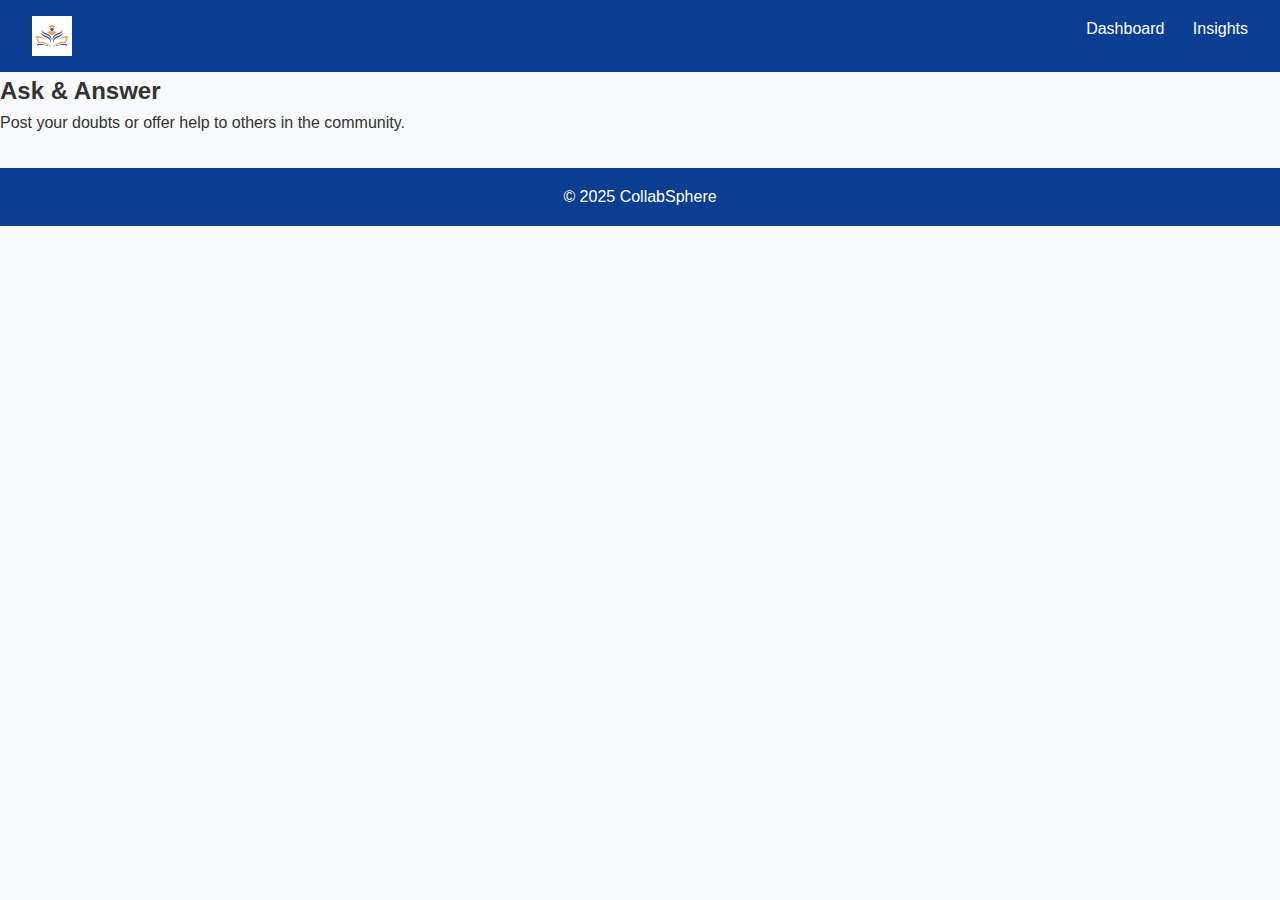
<file: assistance.html>
<!DOCTYPE html>
<html lang="en">
<head>
  <meta charset="UTF-8">
  <title>Peer Assistance | CollabSphere</title>
  <link rel="stylesheet" href="assets/css/style.css">
</head>
<body>
  <header>
    <img src="assets/images/logo.png" class="logo" alt="CollabSphere Logo">
    <nav>
      <a href="dashboard.html">Dashboard</a>
      <a href="insights.html">Insights</a>
    </nav>
  </header>

  <main>
    <h2>Ask & Answer</h2>
    <p>Post your doubts or offer help to others in the community.</p>
    <!-- Forum structure -->
  </main>

  <footer>
    <p>&copy; 2025 CollabSphere</p>
  </footer>
</body>
</html>
</file>
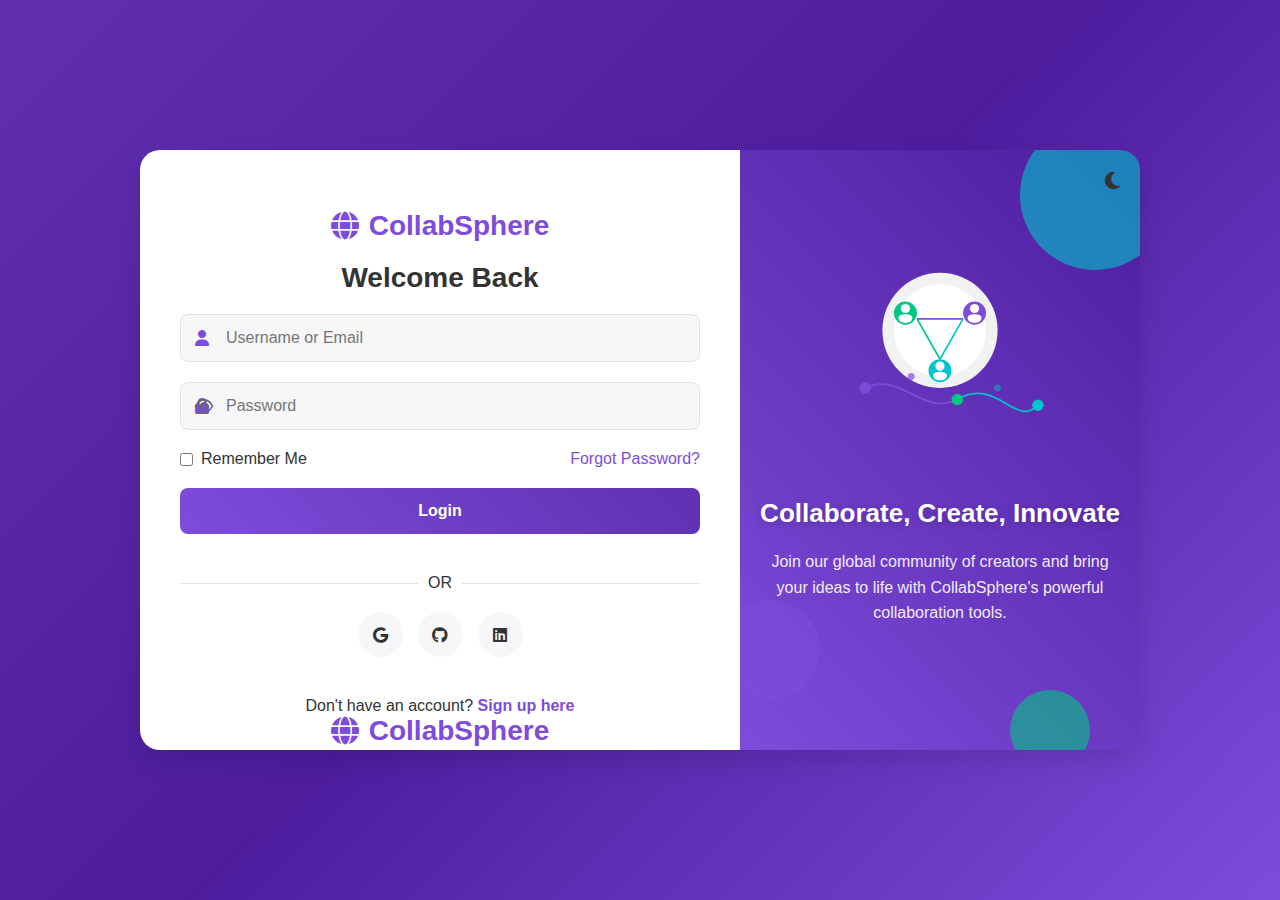
<file: login.html>
<!DOCTYPE html>
<html lang="en">
<head>
  <meta charset="UTF-8">
  <meta name="viewport" content="width=device-width, initial-scale=1.0">
  <title>CollabSphere - Login & Registration</title>
  <link rel="stylesheet" href="https://cdnjs.cloudflare.com/ajax/libs/font-awesome/6.4.0/css/all.min.css">
  <style>
    header nav a {
  color: white;
  margin-right: 1rem;
  text-decoration: none;
}

header nav a:hover {
  text-decoration: underline;
}
    :root {
      --primary-color: #7d4cdb;
      --secondary-color: #6030b1;
      --accent-color: #00c4cc;
      --success-color: #00C781;
      --error-color: #FF4040;
      --light-color: #f8f9ff;
      --dark-color: #1a1d2d;
      --text-color: #333;
      --text-light: #f5f7fa;
      --card-bg: #ffffff;
      --card-shadow: 0 10px 25px rgba(0, 0, 0, 0.12);
      --input-bg: #f7f7f9;
      --input-border: #e0e0e6;
    }

    .dark-mode {
      --primary-color: #9060ff;
      --secondary-color: #7550cc;
      --accent-color: #00e8f0;
      --text-color: #f5f7fa;
      --text-light: #f5f7fa;
      --card-bg: #1a1d2d;
      --card-shadow: 0 10px 25px rgba(0, 0, 0, 0.3);
      --input-bg: #252a3d;
      --input-border: #38405e;
      --light-color: #1a1d2d;
      --dark-color: #f5f7fa;
    }

    @keyframes float {
      0% {
        transform: translateY(0px);
      }
      50% {
        transform: translateY(-15px);
      }
      100% {
        transform: translateY(0px);
      }
    }

    @keyframes pulse {
      0% {
        transform: scale(1);
      }
      50% {
        transform: scale(1.05);
      }
      100% {
        transform: scale(1);
      }
    }

    @keyframes fadeIn {
      from {
        opacity: 0;
        transform: translateY(20px);
      }
      to {
        opacity: 1;
        transform: translateY(0);
      }
    }

    @keyframes spin {
      from {
        transform: rotate(0deg);
      }
      to {
        transform: rotate(360deg);
      }
    }

    * {
      margin: 0;
      padding: 0;
      box-sizing: border-box;
      font-family: 'Segoe UI', Tahoma, Geneva, Verdana, sans-serif;
    }

    body {
      min-height: 100vh;
      display: flex;
      justify-content: center;
      align-items: center;
      background: linear-gradient(135deg, #6030b1 0%, #4d1d9e 50%, #7d4cdb 100%);
      transition: all 0.3s ease;
      padding: 20px;
    }

    .container {
      width: 100%;
      max-width: 1000px;
      display: flex;
      flex-direction: row;
      height: 600px;
      position: relative;
      overflow: hidden;
      border-radius: 20px;
      box-shadow: var(--card-shadow);
      animation: fadeIn 0.8s ease-out;
    }

    .form-container {
      width: 60%;
      padding: 40px;
      background-color: var(--card-bg);
      display: flex;
      flex-direction: column;
      transition: all 0.3s ease;
      position: relative;
      overflow-y: auto;
    }

    .image-container {
      width: 40%;
      background: linear-gradient(45deg, #7d4cdb, #4d1d9e);
      display: flex;
      flex-direction: column;
      justify-content: center;
      align-items: center;
      padding: 20px;
      color: white;
      position: relative;
      overflow: hidden;
    }

    .image-container .shapes {
      position: absolute;
      width: 100%;
      height: 100%;
      top: 0;
      left: 0;
      z-index: 0;
    }

    .image-container .shape {
      position: absolute;
      border-radius: 50%;
      animation: float 6s ease-in-out infinite;
    }

    .image-container .shape:nth-child(1) {
      width: 150px;
      height: 150px;
      background: rgba(0, 196, 204, 0.6);
      top: -30px;
      right: -30px;
      animation-delay: 0s;
    }

    .image-container .shape:nth-child(2) {
      width: 100px;
      height: 100px;
      background: rgba(125, 76, 219, 0.6);
      bottom: 50px;
      left: -20px;
      animation-delay: 1s;
    }

    .image-container .shape:nth-child(3) {
      width: 80px;
      height: 80px;
      background: rgba(0, 199, 129, 0.6);
      bottom: -20px;
      right: 50px;
      animation-delay: 2s;
    }

    .logo {
      font-size: 28px;
      font-weight: 700;
      color: var(--primary-color);
      margin-bottom: 20px;
      text-align: center;
      display: flex;
      align-items: center;
      justify-content: center;
    }

    .logo i {
      margin-right: 10px;
      animation: spin 15s linear infinite;
    }

    h1 {
      font-size: 28px;
      margin-bottom: 20px;
      text-align: center;
      color: var(--text-color);
    }

    .input-group {
      position: relative;
      margin-bottom: 20px;
    }

    .input-group input, .input-group select {
      width: 100%;
      padding: 14px 15px 14px 45px;
      border: 1px solid var(--input-border);
      border-radius: 8px;
      background-color: var(--input-bg);
      color: var(--text-color);
      font-size: 16px;
      transition: all 0.3s ease;
    }

    .input-group input:focus, .input-group select:focus {
      outline: none;
      border-color: var(--primary-color);
      box-shadow: 0 0 0 3px rgba(125, 76, 219, 0.2);
    }

    .input-group i {
      position: absolute;
      left: 15px;
      top: 50%;
      transform: translateY(-50%);
      color: var(--primary-color);
    }

    .input-group .toggle-password {
      position: absolute;
      right: 15px;
      top: 50%;
      transform: translateY(-50%);
      cursor: pointer;
      color: #666;
    }

    .checkbox-group {
      display: flex;
      justify-content: space-between;
      align-items: center;
      margin-bottom: 20px;
      color: var(--text-color);
    }

    .checkbox-container {
      display: flex;
      align-items: center;
    }

    .checkbox-container input {
      margin-right: 8px;
    }

    .forgot-password {
      color: var(--primary-color);
      text-decoration: none;
      font-weight: 500;
    }

    .forgot-password:hover {
      text-decoration: underline;
    }

    .btn {
      width: 100%;
      background: linear-gradient(45deg, var(--primary-color), var(--secondary-color));
      color: white;
      border: none;
      padding: 14px;
      border-radius: 8px;
      font-size: 16px;
      font-weight: 600;
      cursor: pointer;
      transition: all 0.3s ease;
      margin-bottom: 20px;
      position: relative;
      overflow: hidden;
    }

    .btn:hover {
      transform: translateY(-3px);
      box-shadow: 0 7px 14px rgba(0, 0, 0, 0.15);
    }

    .btn:before {
      content: '';
      position: absolute;
      top: 0;
      left: -100%;
      width: 100%;
      height: 100%;
      background: linear-gradient(
        90deg,
        transparent,
        rgba(255, 255, 255, 0.2),
        transparent
      );
      transition: 0.5s;
    }

    .btn:hover:before {
      left: 100%;
    }

    .btn:disabled {
      background: #ccc;
      cursor: not-allowed;
      transform: none;
    }

    .divider {
      display: flex;
      align-items: center;
      margin: 20px 0;
      color: var(--text-color);
    }

    .divider::before, .divider::after {
      content: '';
      flex: 1;
      border-bottom: 1px solid var(--input-border);
    }

    .divider span {
      padding: 0 10px;
    }

    .social-login {
      display: flex;
      justify-content: center;
      gap: 15px;
      margin-bottom: 20px;
    }

    .social-icon {
      width: 45px;
      height: 45px;
      border-radius: 50%;
      display: flex;
      justify-content: center;
      align-items: center;
      background-color: var(--input-bg);
      color: var(--text-color);
      cursor: pointer;
      transition: all 0.3s ease;
    }

    .social-icon:hover {
      background-color: var(--primary-color);
      color: white;
      transform: translateY(-3px);
    }

    .redirect-text {
      text-align: center;
      color: var(--text-color);
      margin-top: auto;
      padding-top: 20px;
    }

    .redirect-text a {
      color: var(--primary-color);
      font-weight: 600;
      text-decoration: none;
      cursor: pointer;
    }

    .redirect-text a:hover {
      text-decoration: underline;
    }

    .password-match {
      font-size: 14px;
      margin-top: 5px;
      display: none;
    }

    .password-match.success {
      color: var(--success-color);
      display: block;
    }

    .password-match.error {
      color: var(--error-color);
      display: block;
    }

    #registerForm, #loginForm {
      display: flex;
      flex-direction: column;
      height: 100%;
      animation: fadeIn 0.5s ease-out;
    }

    .theme-toggle {
      position: absolute;
      top: 20px;
      right: 20px;
      background: none;
      border: none;
      font-size: 20px;
      color: var(--text-color);
      cursor: pointer;
      z-index: 10;
      transition: transform 0.3s ease;
    }

    .theme-toggle:hover {
      transform: rotate(30deg);
    }

    .image-content {
      z-index: 1;
      text-align: center;
      animation: fadeIn 1s ease-out;
    }

    .image-content h2 {
      margin-bottom: 20px;
      font-size: 26px;
      text-shadow: 0 2px 10px rgba(0, 0, 0, 0.2);
    }

    .image-content p {
      margin-bottom: 30px;
      opacity: 0.9;
      font-size: 16px;
      line-height: 1.6;
    }

    .hidden {
      display: none;
    }

    .tab-buttons {
      display: flex;
      justify-content: center;
      margin-bottom: 20px;
      border-radius: 8px;
      overflow: hidden;
      background-color: var(--input-bg);
    }

    .tab-btn {
      background: none;
      border: none;
      padding: 12px 20px;
      font-size: 16px;
      font-weight: 600;
      color: var(--text-color);
      cursor: pointer;
      transition: all 0.3s ease;
      flex: 1;
      text-align: center;
    }

    .tab-btn.active {
      background-color: var(--primary-color);
      color: white;
    }

    .illustration {
      max-width: 80%;
      margin-bottom: 20px;
      animation: float 5s ease-in-out infinite;
    }

    /* Responsive styles */
    @media (max-width: 768px) {
      .container {
        flex-direction: column;
        height: auto;
      }

      .form-container {
        width: 100%;
        order: 2;
      }

      .image-container {
        width: 100%;
        order: 1;
        padding: 30px 20px;
      }
      
      .illustration {
        max-width: 40%;
      }
    }

    /* Animation for form fields */
    .input-group {
      animation: fadeIn 0.5s ease-out;
      animation-fill-mode: both;
    }
    
    .input-group:nth-child(1) { animation-delay: 0.1s; }
    .input-group:nth-child(2) { animation-delay: 0.2s; }
    .input-group:nth-child(3) { animation-delay: 0.3s; }
    .input-group:nth-child(4) { animation-delay: 0.4s; }
    .input-group:nth-child(5) { animation-delay: 0.5s; }
    .input-group:nth-child(6) { animation-delay: 0.6s; }
  </style>
</head>
<body>
  <div class="container">
    <button class="theme-toggle" id="themeToggle">
      <i class="fas fa-moon"></i>
    </button>

    <div class="form-container">
      <div class="tab-buttons">
        <button class="tab-btn" id="loginTab">Login</button>
        <button class="tab-btn active" id="registerTab">Register</button>
      </div>

      <!-- Login Form -->
      <form id="loginForm" class="hidden">
        <div class="logo">
          <i class="fas fa-globe"></i>CollabSphere
        </div>
        <h1>Welcome Back</h1>

        <div class="input-group">
          <i class="fas fa-user"></i>
          <input type="text" id="loginUsername" placeholder="Username or Email" required>
        </div>

        <div class="input-group">
          <i class="fas fa-lock"></i>
          <input type="password" id="loginPassword" placeholder="Password" required>
          <i class="far fa-eye toggle-password" data-target="loginPassword"></i>
        </div>

        <div class="checkbox-group">
          <div class="checkbox-container">
            <input type="checkbox" id="rememberMe">
            <label for="rememberMe">Remember Me</label>
          </div>
          <a href="#" class="forgot-password">Forgot Password?</a>
        </div>

        <button type="submit" class="btn">Login</button>

        <div class="divider">
          <span>OR</span>
        </div>

        <div class="social-login">
          <div class="social-icon">
            <i class="fab fa-google"></i>
          </div>
          <div class="social-icon">
            <i class="fab fa-github"></i>
          </div>
          <div class="social-icon">
            <i class="fab fa-linkedin"></i>
          </div>
        </div>

        <div class="redirect-text">
          Don't have an account? <a id="showRegister">Sign up here</a>
        </div>
      </form>

      <!-- Register Form -->
      <form id="registerForm">
        <div class="logo">
          <i class="fas fa-globe"></i>CollabSphere
        </div>
        <h1>Create Your Account</h1>

        <div class="input-group">
          <i class="fas fa-user"></i>
          <input type="text" id="fullName" placeholder="Full Name" required>
        </div>

        <div class="input-group">
          <i class="fas fa-at"></i>
          <input type="text" id="username" placeholder="Username" required>
        </div>

        <div class="input-group">
          <i class="fas fa-envelope"></i>
          <input type="email" id="email" placeholder="Email Address" required>
        </div>

        <div class="input-group">
          <i class="fas fa-lock"></i>
          <input type="password" id="password" placeholder="Password" required>
          <i class="far fa-eye toggle-password" data-target="password"></i>
        </div>
        
        <div class="input-group">
          <i class="fas fa-lock"></i>
          <input type="password" id="confirmPassword" placeholder="Confirm Password" required>
          <i class="far fa-eye toggle-password" data-target="confirmPassword"></i>
          <div id="passwordMatch" class="password-match"></div>
        </div>

        <div class="input-group">
          <i class="fas fa-briefcase"></i>
          <select id="role" required>
            <option value="" disabled selected>What brings you to CollabSphere?</option>
            <option value="developer">Developer</option>
            <option value="designer">Designer</option>
            <option value="project-manager">Project Manager</option>
            <option value="student">Student</option>
            <option value="innovator">Innovator</option>
            <option value="other">Other</option>
          </select>
        </div>

        <div class="checkbox-container" style="margin-bottom: 20px;">
          <input type="checkbox" id="termsAgree" required>
          <label for="termsAgree">I agree to the <a href="#" style="color: var(--primary-color);">Terms & Conditions</a></label>
        </div>

        <button type="submit" class="btn" id="registerBtn" disabled>Register</button>

        <div class="redirect-text">
          Already have an account? <a id="showLogin">Login</a>
        </div>
      </form>
    </div>

    <div class="image-container">
      <div class="shapes">
        <div class="shape"></div>
        <div class="shape"></div>
        <div class="shape"></div>
      </div>
      <div class="image-content">
        <svg class="illustration" viewBox="0 0 500 400" xmlns="http://www.w3.org/2000/svg">
          <!-- Team collaboration illustration -->
          <circle cx="250" cy="150" r="100" fill="#f2f2f2" />
          <circle cx="250" cy="150" r="80" fill="#ffffff" />
          
          <!-- People icons in a circle -->
          <g transform="translate(250, 150)">
            <!-- Person 1 -->
            <g transform="translate(-60, -30)">
              <circle cx="0" cy="0" r="20" fill="#00C781" />
              <circle cx="0" cy="-8" r="8" fill="white" />
              <path d="M-12,8 C-12,0 12,0 12,8 C12,20 -12,20 -12,8" fill="white" />
            </g>
            
            <!-- Person 2 -->
            <g transform="translate(60, -30)">
              <circle cx="0" cy="0" r="20" fill="#7D4CDB" />
              <circle cx="0" cy="-8" r="8" fill="white" />
              <path d="M-12,8 C-12,0 12,0 12,8 C12,20 -12,20 -12,8" fill="white" />
            </g>
            
            <!-- Person 3 -->
            <g transform="translate(0, 70)">
              <circle cx="0" cy="0" r="20" fill="#00C4CC" />
              <circle cx="0" cy="-8" r="8" fill="white" />
              <path d="M-12,8 C-12,0 12,0 12,8 C12,20 -12,20 -12,8" fill="white" />
            </g>
            
            <!-- Connection lines -->
            <line x1="-40" y1="-20" x2="40" y2="-20" stroke="#7D4CDB" stroke-width="3" />
            <line x1="-40" y1="-20" x2="0" y2="50" stroke="#00C781" stroke-width="3" />
            <line x1="40" y1="-20" x2="0" y2="50" stroke="#00C4CC" stroke-width="3" />
          </g>
          
          <!-- Abstract connection paths -->
          <path d="M120,250 C180,220 220,300 280,270" stroke="#7D4CDB" stroke-width="3" fill="none" />
          <path d="M280,270 C350,230 380,320 420,280" stroke="#00C4CC" stroke-width="3" fill="none" />
          
          <!-- Nodes -->
          <circle cx="120" cy="250" r="10" fill="#7D4CDB" />
          <circle cx="280" cy="270" r="10" fill="#00C781" />
          <circle cx="420" cy="280" r="10" fill="#00C4CC" />

          <!-- Animated pulses -->
          <circle cx="200" cy="230" r="6" fill="#7D4CDB">
            <animate attributeName="opacity" values="0;1;0" dur="2s" repeatCount="indefinite" />
          </circle>
          <circle cx="350" cy="250" r="6" fill="#00C4CC">
            <animate attributeName="opacity" values="0;1;0" dur="3s" repeatCount="indefinite" />
          </circle>
        </svg>
        <h2>Collaborate, Create, Innovate</h2>
        <p>Join our global community of creators and bring your ideas to life with CollabSphere's powerful collaboration tools.</p>
      </div>
    </div>
  </div>

  <script>
    // Initial setup - show registration form by default
    document.getElementById('loginForm').classList.add('hidden');
    document.getElementById('registerForm').classList.remove('hidden');
    document.getElementById('loginTab').classList.remove('active');
    document.getElementById('registerTab').classList.add('active');

    // Tab navigation
    document.getElementById('loginTab').addEventListener('click', function() {
      document.getElementById('registerForm').classList.add('hidden');
      document.getElementById('loginForm').classList.remove('hidden');
      document.getElementById('registerTab').classList.remove('active');
      document.getElementById('loginTab').classList.add('active');
    });

    document.getElementById('registerTab').addEventListener('click', function() {
      document.getElementById('loginForm').classList.add('hidden');
      document.getElementById('registerForm').classList.remove('hidden');
      document.getElementById('loginTab').classList.remove('active');
      document.getElementById('registerTab').classList.add('active');
    });

    // Toggle between login and register forms
    document.getElementById('showRegister').addEventListener('click', function() {
      document.getElementById('loginForm').classList.add('hidden');
      document.getElementById('registerForm').classList.remove('hidden');
      document.getElementById('loginTab').classList.remove('active');
      document.getElementById('registerTab').classList.add('active');
    });

    document.getElementById('showLogin').addEventListener('click', function() {
      document.getElementById('registerForm').classList.add('hidden');
      document.getElementById('loginForm').classList.remove('hidden');
      document.getElementById('registerTab').classList.add('active');
      document.getElementById('loginTab').classList.remove('active');
    });

    // Toggle password visibility
    document.querySelectorAll('.toggle-password').forEach(icon => {
      icon.addEventListener('click', function() {
        const targetId = this.getAttribute('data-target');
        const passwordInput = document.getElementById(targetId);
        
        if (passwordInput.type === 'password') {
          passwordInput.type = 'text';
          this.classList.remove('fa-eye');
          this.classList.add('fa-eye-slash');
        } else {
          passwordInput.type = 'password';
          this.classList.remove('fa-eye-slash');
          this.classList.add('fa-eye');
        }
      });
    });

    // Dark mode toggle
    const themeToggleBtn = document.getElementById('themeToggle');
    const themeToggleIcon = themeToggleBtn.querySelector('i');

    themeToggleBtn.addEventListener('click', function() {
      document.body.classList.toggle('dark-mode');
      
      if (document.body.classList.contains('dark-mode')) {
        themeToggleIcon.classList.remove('fa-moon');
        themeToggleIcon.classList.add('fa-sun');
      } else {
        themeToggleIcon.classList.remove('fa-sun');
        themeToggleIcon.classList.add('fa-moon');
      }
    });

    // Password match validation
    const password = document.getElementById('password');
    const confirmPassword = document.getElementById('confirmPassword');
    const passwordMatch = document.getElementById('passwordMatch');
    const registerBtn = document.getElementById('registerBtn');
    const termsAgree = document.getElementById('termsAgree');

    function checkPasswordMatch() {
      if (confirmPassword.value === '') {
        passwordMatch.classList.remove('success', 'error');
        passwordMatch.style.display = 'none';
      } else if (password.value === confirmPassword.value) {
        passwordMatch.textContent = '✅ Passwords match';
        passwordMatch.classList.add('success');
        passwordMatch.classList.remove('error');
      } else {
        passwordMatch.textContent = '❌ Passwords do not match';
        passwordMatch.classList.add('error');
        passwordMatch.classList.remove('success');
      }
      validateRegisterForm();
    }

    function validateRegisterForm() {
      const fullName = document.getElementById('fullName').value;
      const username = document.getElementById('username').value;
      const email = document.getElementById('email').value;
      const passwordsMatch = password.value === confirmPassword.value && password.value !== '';
      const termsChecked = termsAgree.checked;
      
      registerBtn.disabled = !(fullName && username && email && passwordsMatch && termsChecked);
    }

    password.addEventListener('input', checkPasswordMatch);
    confirmPassword.addEventListener('input', checkPasswordMatch);
    termsAgree.addEventListener('change', validateRegisterForm);

    // Form input validation
    document.querySelectorAll('#registerForm input, #registerForm select').forEach(input => {
      input.addEventListener('input', validateRegisterForm);
    });

    // Form submission (prevent default as this is frontend only)
    document.getElementById('loginForm').addEventListener('submit', function(e) {
      e.preventDefault();
      alert('Login form submitted! (This is a frontend demo only)');
    });

    document.getElementById('registerForm').addEventListener('submit', function(e) {
      e.preventDefault();
      alert('Registration successful! (This is a frontend demo only)');
    });
  </script>
</body>
</html>
</file>
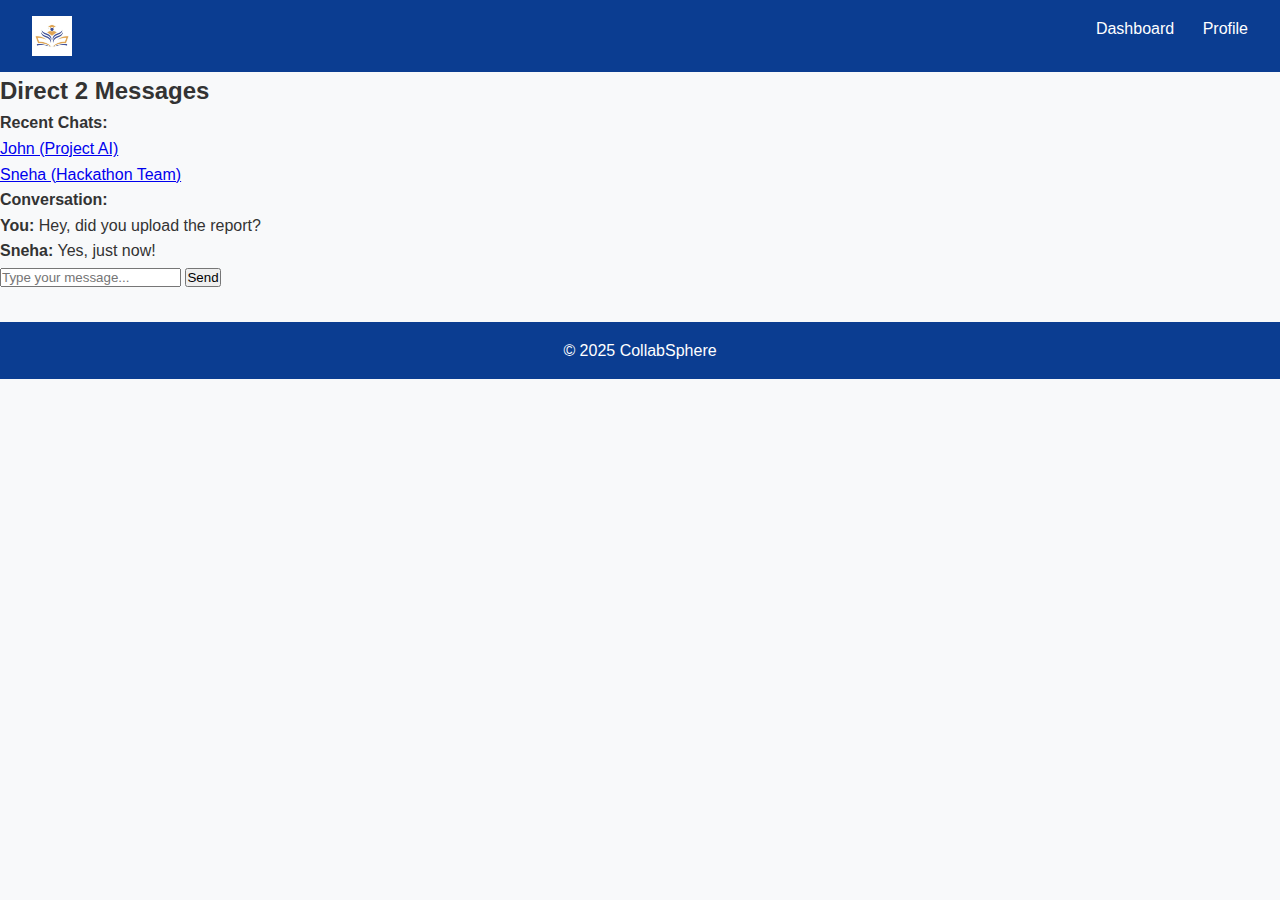
<file: messages.html>
<!DOCTYPE html>
<html lang="en">
<head>
  <meta charset="UTF-8">
  <title>Messages | CollabSphere</title>
  <link rel="stylesheet" href="assets/css/style.css">
</head>
<body>
  <header>
    <img src="assets/images/logo.png" class="logo" alt="CollabSphere Logo">
    <nav>
      <a href="dashboard.html">Dashboard</a>
      <a href="profile.html">Profile</a>
    </nav>
  </header>

  <main>
    <h2>Direct 2 Messages</h2>
    <section class="chat-list">
      <p><strong>Recent Chats:</strong></p>
      <!-- List of contacts -->
      <ul>
        <li><a href="#">John (Project AI)</a></li>
        <li><a href="#">Sneha (Hackathon Team)</a></li>
      </ul>
    </section>

    <section class="chat-box">
      <p><strong>Conversation:</strong></p>
      <!-- Messages area -->
      <div class="messages">
        <p><strong>You:</strong> Hey, did you upload the report?</p>
        <p><strong>Sneha:</strong> Yes, just now!</p>
      </div>
      <form>
        <input type="text" placeholder="Type your message...">
        <button type="submit">Send</button>
      </form>
    </section>
  </main>

  <footer>
    <p>&copy; 2025 CollabSphere</p>
  </footer>
</body>
</html>
</file>
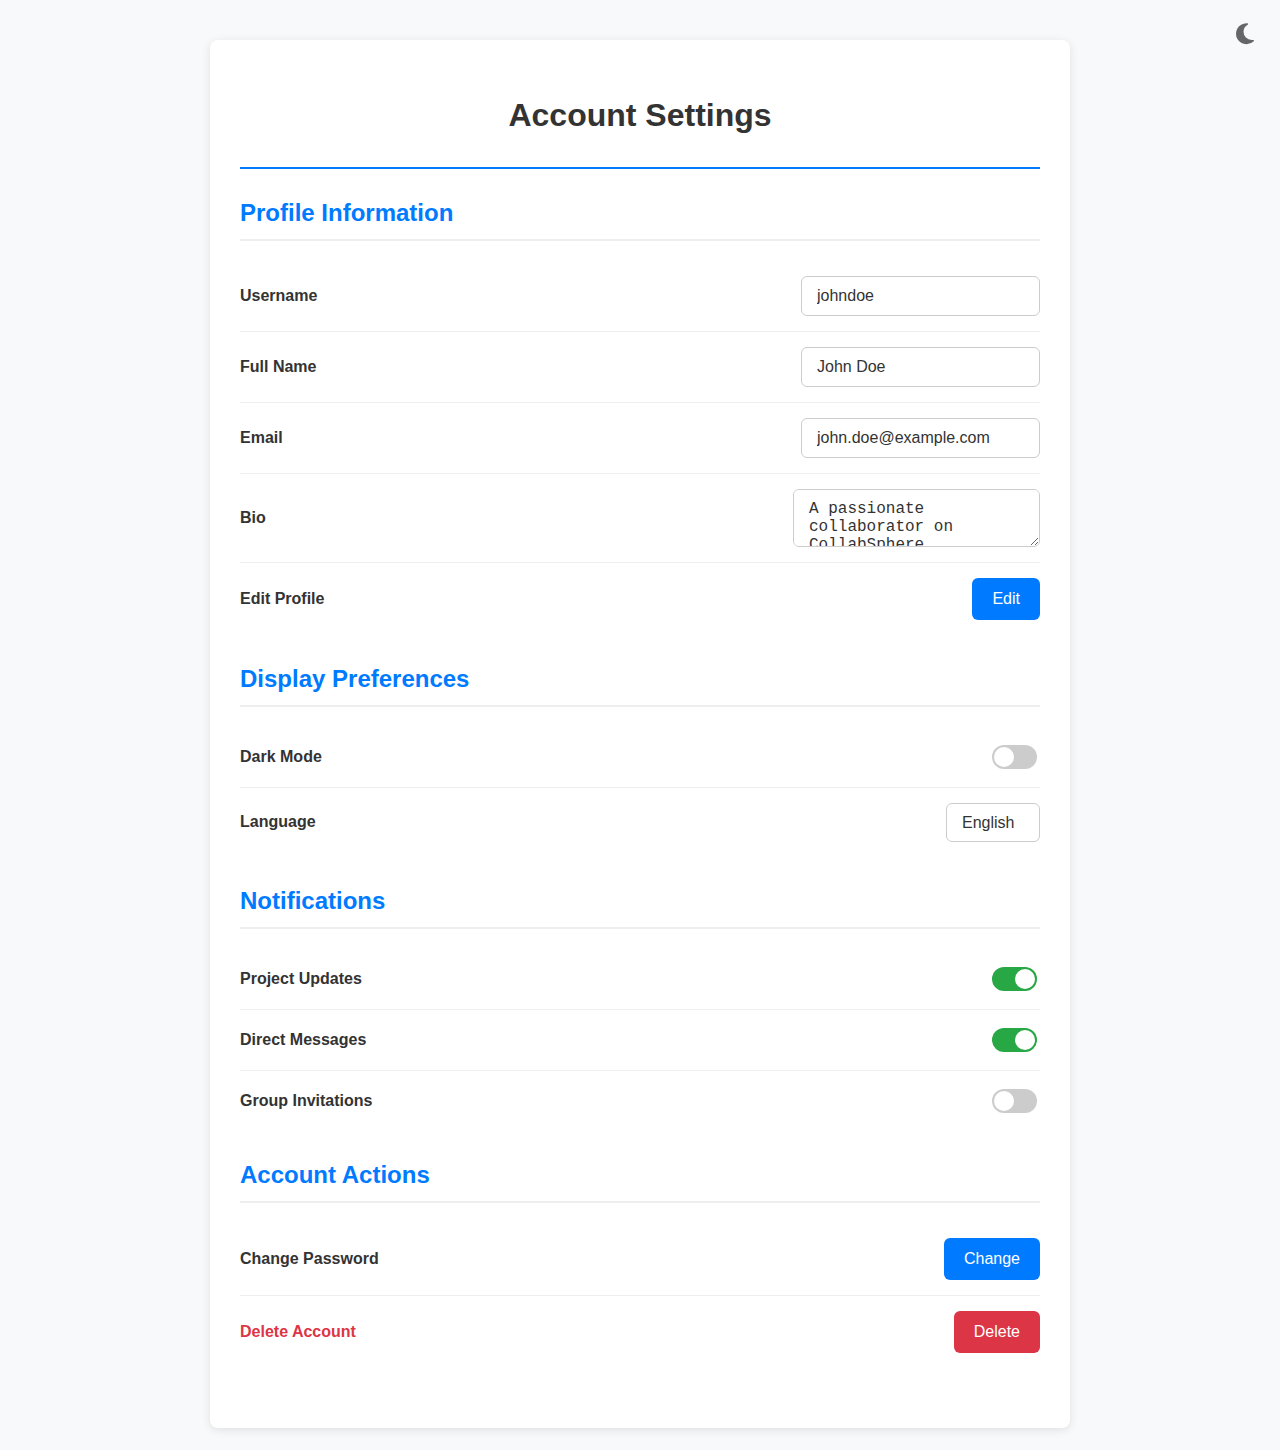
<file: settings.html>
<!DOCTYPE html>
<html lang="en">
<head>
    <meta charset="UTF-8">
    <meta name="viewport" content="width=device-width, initial-scale=1.0">
    <title>CollabSphere - Settings</title>
    <link rel="stylesheet" href="https://cdnjs.cloudflare.com/ajax/libs/font-awesome/6.4.0/css/all.min.css">
    <style>
        /* Brand Colors - Feel free to adjust these */
        :root {
            --brand-primary: #007bff; /* A nice blue */
            --brand-secondary: #6c757d; /* Grey */
            --brand-accent: #28a745; /* Green for success/active */
            --brand-danger: #dc3545; /* Red for delete/error */
            --text-primary: #333;
            --text-secondary: #666;
            --bg-light: #f8f9fa;
            --bg-dark: #333;
            --card-bg: #fff;
            --card-shadow: rgba(0, 0, 0, 0.1);
            --border-color: #eee;
        }

        body {
            font-family: 'Segoe UI', Tahoma, Geneva, Verdana, sans-serif;
            background-color: var(--bg-light);
            margin: 0;
            padding: 20px;
            display: flex;
            justify-content: center;
            align-items: flex-start;
            min-height: 100vh;
        }

        .settings-container {
            background-color: var(--card-bg);
            border-radius: 8px;
            box-shadow: 0 2px 10px var(--card-shadow);
            width: 90%;
            max-width: 800px;
            padding: 30px; /* Increased padding */
            margin-top: 20px;
        }

        .settings-header {
            text-align: center;
            padding-bottom: 25px;
            border-bottom: 2px solid var(--brand-primary); /* Brand color underline */
            margin-bottom: 30px;
        }

        .settings-header h2 {
            color: var(--text-primary);
            margin-bottom: 8px;
            font-size: 2rem; /* Slightly larger title */
        }

        .settings-section {
            margin-bottom: 30px;
        }

        .settings-section h3 {
            color: var(--brand-primary); /* Brand color for section titles */
            border-bottom: 2px solid var(--border-color);
            padding-bottom: 12px;
            margin-bottom: 20px;
            font-size: 1.5rem;
        }

        .setting-item {
            display: flex;
            justify-content: space-between;
            align-items: center;
            padding: 15px 0;
            border-bottom: 1px solid var(--border-color);
        }

        .setting-item:last-child {
            border-bottom: none;
        }

        .setting-label {
            color: var(--text-primary);
            font-weight: bold;
        }

        .setting-control {
            display: flex;
            align-items: center;
        }

        /* Toggle Switch Styling */
        .toggle-switch {
            position: relative;
            width: 45px; /* Slightly wider */
            height: 24px; /* Slightly taller */
            -webkit-appearance: none;
            background: #ccc;
            outline: none;
            border-radius: 12px; /* Adjust for height */
            cursor: pointer;
            transition: .4s;
        }

        .toggle-switch:checked {
            background: var(--brand-accent);
        }

        .toggle-switch::before {
            position: absolute;
            content: "";
            height: 20px; /* Adjust for height */
            width: 20px; /* Adjust for height */
            left: 2px;
            bottom: 2px;
            background-color: white;
            border-radius: 50%;
            transition: .4s;
        }

        .toggle-switch:checked::before {
            transform: translateX(21px); /* Adjust for width */
        }

        /* Dropdown Styling */
        .settings-dropdown {
            padding: 10px 15px;
            border: 1px solid #ccc;
            border-radius: 6px;
            appearance: none;
            background-color: #fff;
            color: var(--text-primary);
            cursor: pointer;
            font-size: 1rem;
        }

        .settings-dropdown:focus {
            outline: none;
            border-color: var(--brand-primary);
            box-shadow: 0 0 5px rgba(0, 123, 255, 0.5);
        }

        /* Input Field Styling */
        .settings-input {
            padding: 10px 15px;
            border: 1px solid #ccc;
            border-radius: 6px;
            color: var(--text-primary);
            font-size: 1rem;
        }

        .settings-input:focus {
            outline: none;
            border-color: var(--brand-primary);
            box-shadow: 0 0 5px rgba(0, 123, 255, 0.5);
        }

        /* Button Styling */
        .settings-button {
            background-color: var(--brand-primary);
            color: white;
            border: none;
            padding: 12px 20px;
            border-radius: 6px;
            cursor: pointer;
            transition: background-color 0.3s ease;
            font-size: 1rem;
        }

        .settings-button:hover {
            background-color: #0056b3;
        }

        .settings-button[style*="background-color: #dc3545;"] { /* Specific style for delete button */
            background-color: var(--brand-danger);
        }

        .settings-button[style*="background-color: #dc3545;"]:hover {
            background-color: #c82333;
        }

        /* Dark Mode */
        .dark-mode {
            --text-primary: #eee;
            --text-secondary: #ccc;
            --bg-light: #222;
            --bg-dark: #333;
            --card-bg: #444;
            --card-shadow: rgba(0, 0, 0, 0.7);
            --border-color: #555;
        }

        .dark-mode body {
            background-color: var(--bg-light);
        }

        .dark-mode .settings-container {
            background-color: var(--card-bg);
            box-shadow: 0 2px 10px var(--card-shadow);
        }

        .dark-mode .settings-header h2,
        .dark-mode .settings-section h3,
        .dark-mode .setting-label,
        .dark-mode .settings-dropdown,
        .dark-mode .settings-input {
            color: var(--text-primary);
        }

        .dark-mode .toggle-switch {
            background: #555;
        }

        .dark-mode .settings-dropdown,
        .dark-mode .settings-input {
            background-color: #555;
            border-color: #777;
        }

        .dark-mode .settings-dropdown:focus,
        .dark-mode .settings-input:focus {
            border-color: var(--brand-primary);
            box-shadow: 0 0 5px rgba(0, 123, 255, 0.5);
        }

        .dark-mode .settings-button {
            background-color: var(--brand-primary);
        }

        .dark-mode .theme-switcher {
            color: var(--text-secondary);
        }

        .dark-mode .theme-switcher:hover {
            color: var(--text-primary);
        }

        /* Theme Switcher */
        .theme-switcher {
            position: fixed;
            top: 20px;
            right: 20px;
            background: none;
            border: none;
            color: var(--text-secondary);
            font-size: 1.5rem;
            cursor: pointer;
            transition: color 0.3s ease-in-out;
            z-index: 1000;
        }

        .theme-switcher:hover {
            color: var(--text-primary);
        }
    </style>
</head>
<body>
    <button class="theme-switcher" id="themeSwitcher">
        <i class="fas fa-moon"></i>
    </button>
    <div class="settings-container">
        <div class="settings-header">
            <h2>Account Settings</h2>
        </div>

        <div class="settings-section">
            <h3>Profile Information</h3>
            <div class="setting-item">
                <label class="setting-label" for="username">Username</label>
                <input type="text" id="username" class="settings-input" value="johndoe" readonly>
            </div>
            <div class="setting-item">
                <label class="setting-label" for="fullName">Full Name</label>
                <input type="text" id="fullName" class="settings-input" value="John Doe">
            </div>
            <div class="setting-item">
                <label class="setting-label" for="email">Email</label>
                <input type="email" id="email" class="settings-input" value="john.doe@example.com">
            </div>
            <div class="setting-item">
                <label class="setting-label" for="bio">Bio</label>
                <textarea id="bio" class="settings-input">A passionate collaborator on CollabSphere.</textarea>
            </div>
            <div class="setting-item">
                <label class="setting-label">Edit Profile</label>
                <button class="settings-button">Edit</button>
            </div>
        </div>

        <div class="settings-section">
            <h3>Display Preferences</h3>
            <div class="setting-item">
                <label class="setting-label">Dark Mode</label>
                <div class="setting-control">
                    <input type="checkbox" id="darkModeToggle" class="toggle-switch">
                </div>
            </div>
            <div class="setting-item">
                <label class="setting-label" for="language">Language</label>
                <div class="setting-control">
                    <select id="language" class="settings-dropdown">
                        <option value="en">English</option>
                        <option value="es">Español</option>
                        <option value="fr">Français</option>
                    </select>
                </div>
            </div>
        </div>

        <div class="settings-section">
            <h3>Notifications</h3>
            <div class="setting-item">
                <label class="setting-label">Project Updates</label>
                <div class="setting-control">
                    <input type="checkbox" class="toggle-switch" checked>
                </div>
            </div>
            <div class="setting-item">
                <label class="setting-label">Direct Messages</label>
                <div class="setting-control">
                    <input type="checkbox" class="toggle-switch" checked>
                </div>
            </div>
            <div class="setting-item">
                <label class="setting-label">Group Invitations</label>
                <div class="setting-control">
                    <input type="checkbox" class="toggle-switch">
                </div>
            </div>
        </div>

        <div class="settings-section">
            <h3>Account Actions</h3>
            <div class="setting-item">
                <label class="setting-label">Change Password</label>
                <button class="settings-button">Change</button>
            </div>
            <div class="setting-item">
                <label class="setting-label" style="color: #dc3545;">Delete Account</label>
                <button class="settings-button" style="background-color: #dc3545;">Delete</button>
            </div>
        </div>
    </div>

    <script>
        const body = document.body;
        const themeSwitcher = document.getElementById('themeSwitcher');
        const darkModeToggle = document.getElementById('darkModeToggle');

        themeSwitcher.addEventListener('click', () => {
            body.classList.toggle('dark-mode');
            const isDarkMode = body.classList.contains('dark-mode');
            themeSwitcher.innerHTML = isDarkMode ? '<i class="fas fa-sun"></i>' : '<i class="fas fa-moon"></i>';
            localStorage.setItem('theme', isDarkMode ? 'dark' : 'light');
            darkModeToggle.checked = isDarkMode; // Sync toggle with theme switcher
        });

        darkModeToggle.addEventListener('change', () => {
            body.classList.toggle('dark-mode', darkModeToggle.checked);
            themeSwitcher.innerHTML = darkModeToggle.checked ? '<i class="fas fa-sun"></i>' : '<i class="fas fa-moon"></i>';
            localStorage.setItem('theme', darkModeToggle.checked ? 'dark' : 'light'); // Sync preference
        });

        const savedTheme = localStorage.getItem('theme');
        if (savedTheme === 'dark') {
            body.classList.add('dark-mode');
            themeSwitcher.innerHTML = '<i class="fas fa-sun"></i>';
            darkModeToggle.checked = true;
        }
    </script>
</body>
</html>
</file>
<file: assets/css/style.css>
/* Reset and basic styling */
* {
  margin: 0;
  padding: 0;
  box-sizing: border-box;
}
body {
  font-family: 'Segoe UI', sans-serif;
  background-color: #f8f9fa;
  color: #333;
  line-height: 1.6;
}
header {
  background-color: #0b3d91;
  color: white;
  display: flex;
  justify-content: space-between;
  padding: 1rem 2rem;
}
.logo {
  height: 40px;
}
nav a {
  margin-left: 1.5rem;
  color: white;
  text-decoration: none;
}
.hero {
  padding: 4rem 2rem;
  background-color: #dce7f9;
  text-align: center;
}
.cta-btn {
  display: inline-block;
  margin-top: 1rem;
  padding: 0.75rem 1.5rem;
  background-color: #0b3d91;
  color: white;
  text-decoration: none;
  border-radius: 6px;
}
.features {
  display: flex;
  justify-content: space-around;
  padding: 2rem;
}
.feature {
  width: 30%;
  background-color: white;
  padding: 1rem;
  border-radius: 8px;
  box-shadow: 0 0 8px rgba(0,0,0,0.1);
}
footer {
  text-align: center;
  padding: 1rem;
  background-color: #0b3d91;
  color: white;
  margin-top: 2rem;
}
</file>
